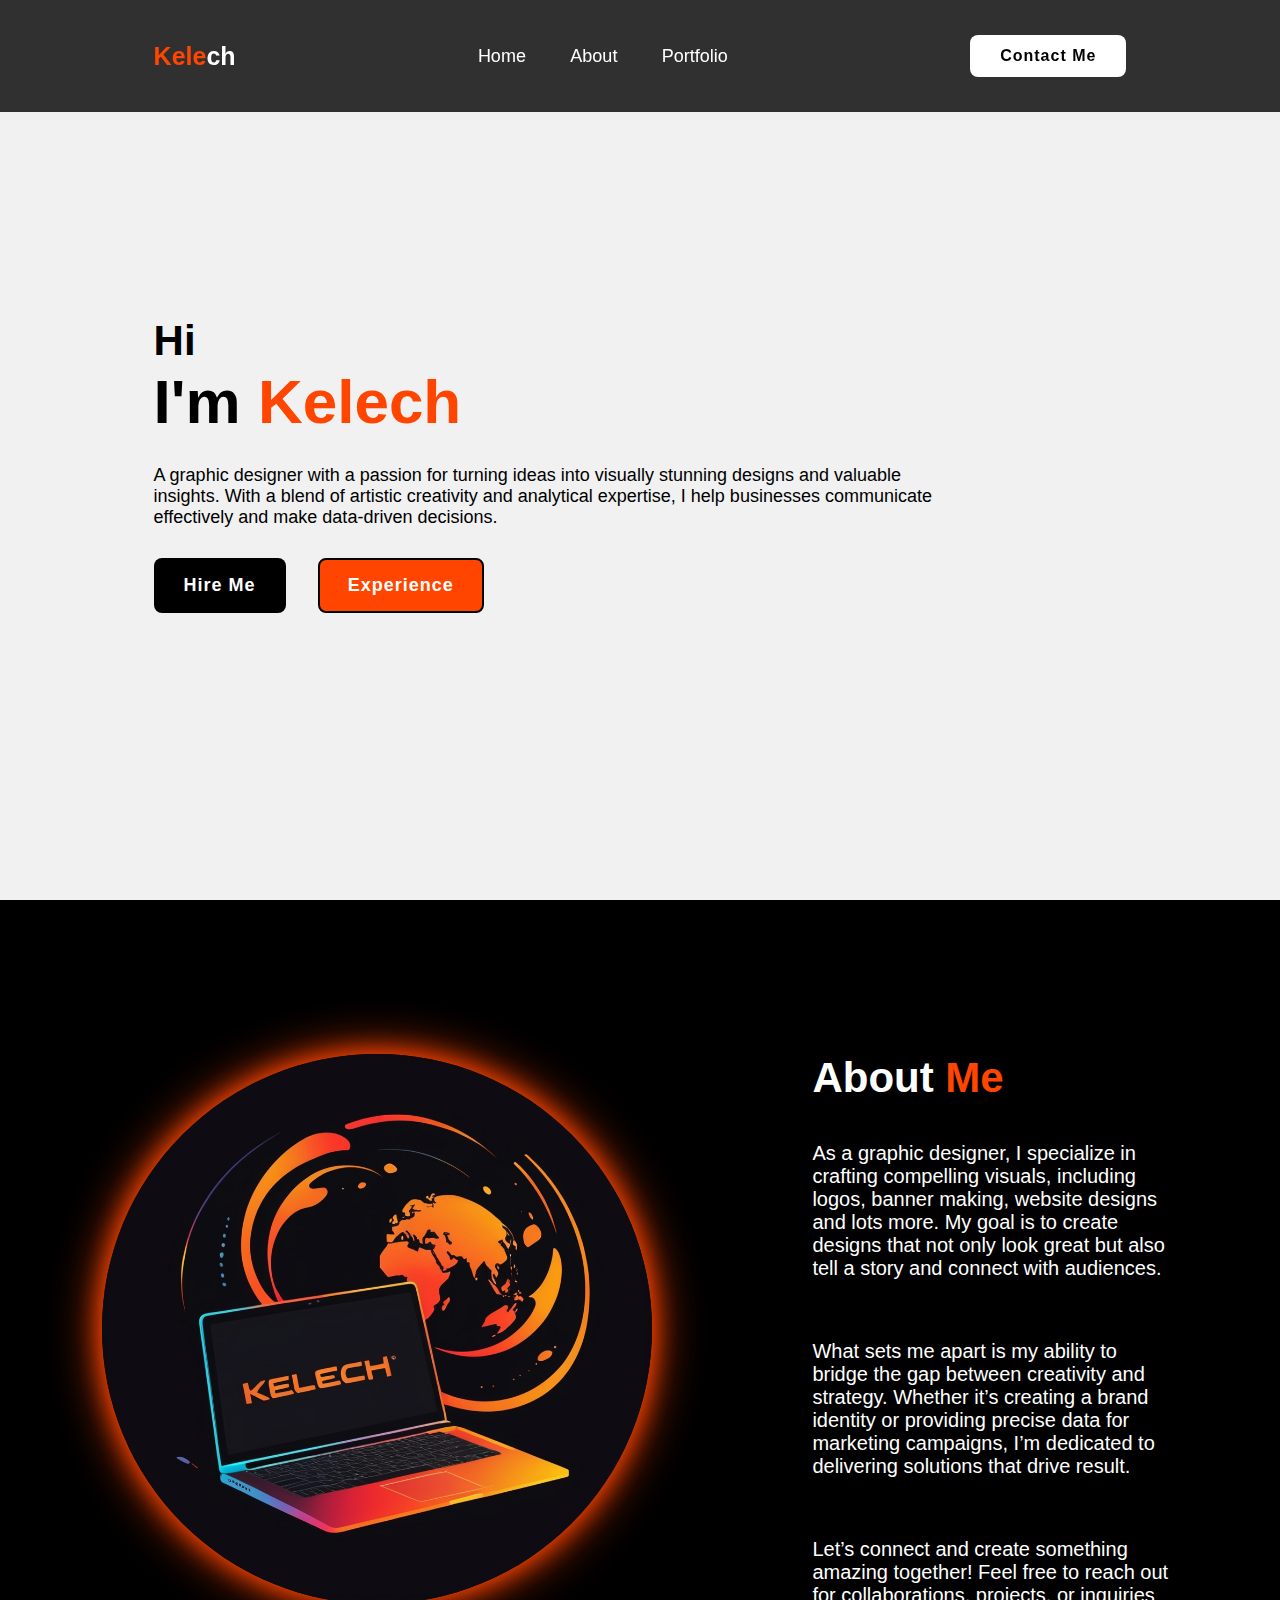
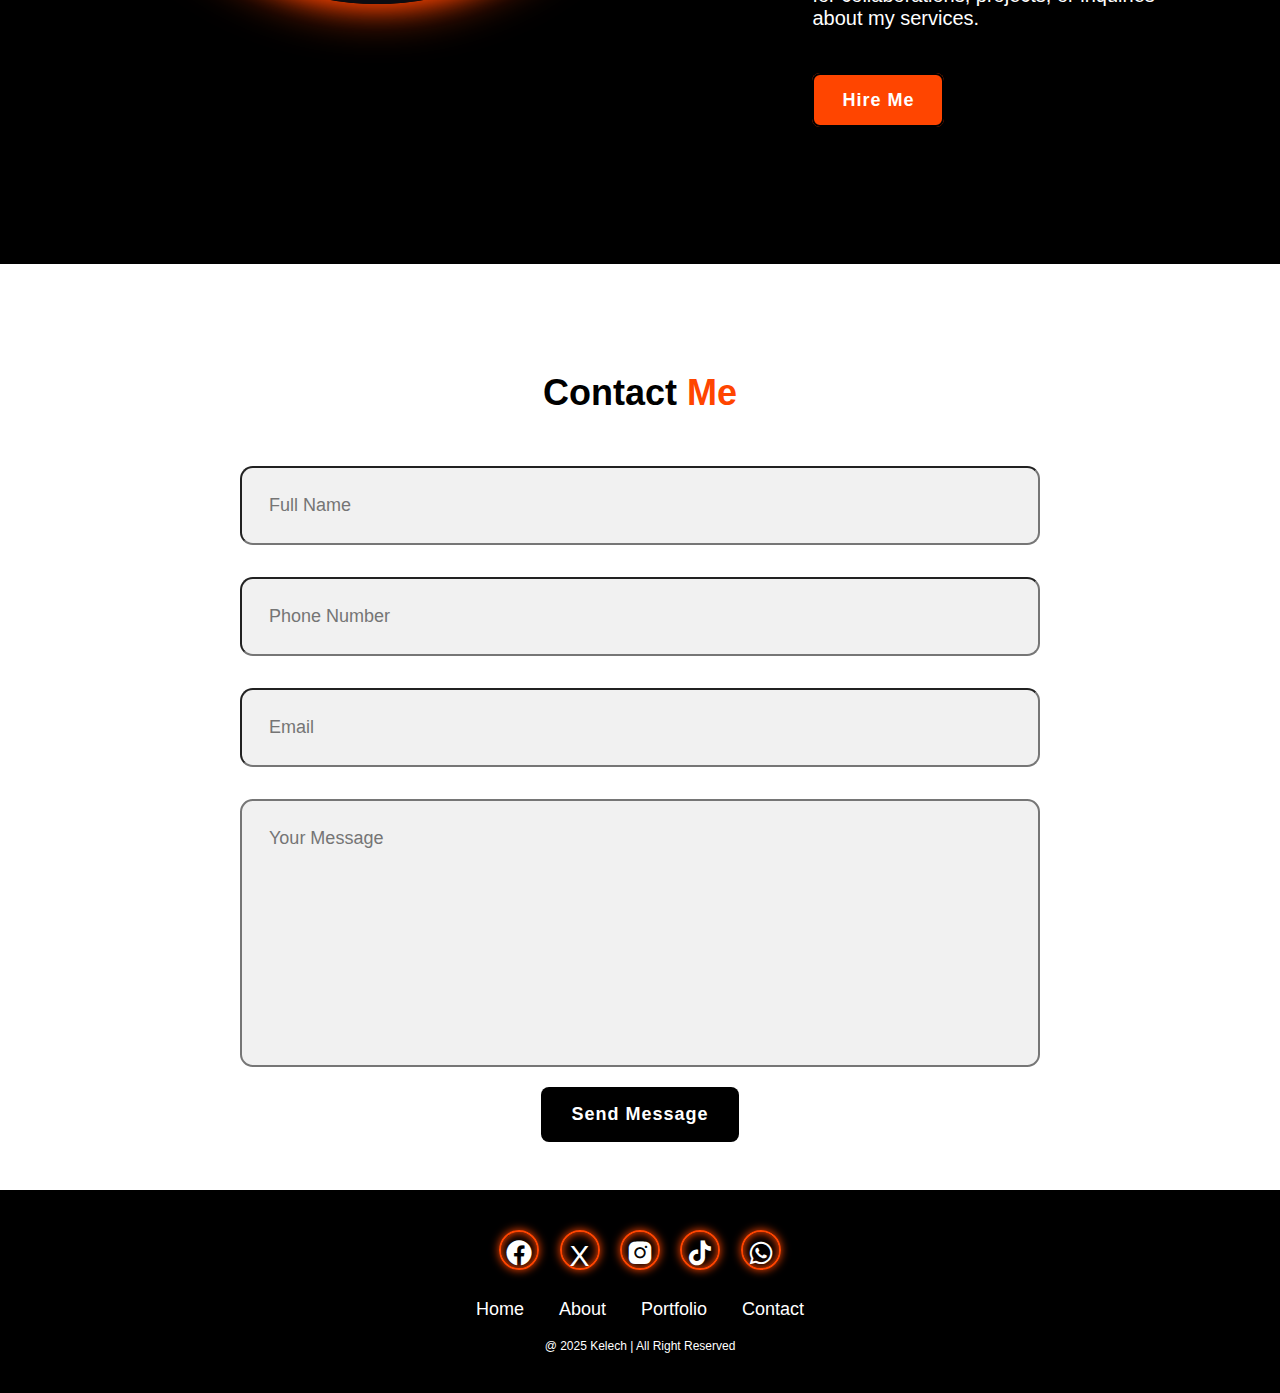
<file: index.html>
<!DOCTYPE html>
<html lang="en">
<head>
    <meta charset="UTF-8">
    <meta name="viewport" content="width=device-width, initial-scale=1.0">
    <title>Kelech</title>
    <link rel="stylesheet" href="style.css">
    <link href='https://unpkg.com/boxicons@2.1.4/css/boxicons.min.css' rel='stylesheet'>
</head>
<body>
    <header class="header">
        <a href="#" class="logo"><span>Kele</span>ch</a>
        <nav class="navbar">
            <a href="#">Home</a>
            <a href="#abme">About</a>
            <a href="portfolio.html">Portfolio</a>
        </nav>
        <a href="#mes" class="contact">Contact Me</a>
    </header>

    <section class="home">
        <div class="home-content">
            <h3>Hi</h3>
            <h1>I'm <span>Kelech<br></span></h1>

            <p>A graphic designer with a passion for turning ideas into visually stunning designs and valuable insights. With a blend of artistic creativity and analytical expertise, I help businesses communicate effectively and make data-driven decisions.</p>
            <div class="btn-box">
                <button class="btn-1"><a href="https://wa.me/‏+2347026682447">Hire Me</a></button>
                <button class="btn-2"><a href="portfolio.html">Experience</a></button>
            </div>
        </div>
    </section>

    <section id="abme" class="about">
        <div class="about-img">
            <img src="A.jpg" alt="b">
        </div>

        <div class="about-content">
            <h2 class="heading">About <span>Me</span></h2>
            <p>As a graphic designer, I specialize in crafting compelling visuals, including logos, banner making, website designs and lots more. My goal is to create designs that not only look great but also tell a story and connect with audiences.</p>
            <p>What sets me apart is my ability to bridge the gap between creativity and strategy. Whether it’s creating a brand identity or providing precise data for marketing campaigns, I’m dedicated to delivering solutions that drive result.</p>
            <p>Let’s connect and create something amazing together! Feel free to reach out for collaborations, projects, or inquiries about my services.</p>
            <a href="https://wa.me/‏+2347026682447" class="btn-2">Hire Me</a>
        </div>
    </section>

    <section id="mes" class="contact-form">
        <h2 class="contant-me">Contact <span>Me</span></h2>
        <form action="https://api.web3forms.com/submit" method="POST">
           <div class="input-box">
           <input type="hidden" name="access_key" value="a740c0dd-222f-4327-aa68-c459a6d26aa8">
           <input type="text" name="Name" placeholder="Full Name" required>
           <input type="number" name="phone number" placeholder="Phone Number" required>
            <input type="email" name="email" placeholder="Email" required>
            </div>
            <textarea name="message" cols="30" rows="10" placeholder="Your Message" required></textarea>
            <button class="btn-1" type="submit">Send Message</button>
        </form>
    </section>

    <footer class="footer">
        <div class="social">
            <a href="https://www.facebook.com/itskelech"><i class='bx bxl-facebook-circle'></i></a>
            <a class="twi" href="https://x.com/its_kelech?s=09">X</a>
            <a href="https://www.instagram.com/its_kelech?igsh=MWF0MmtoNTk5a2kycQ=="><i class='bx bxl-instagram-alt'></i></a>
            <a href="https://www.tiktok.com/@its_kelech?_r=1&_d=ec2b4eaa0mh4gk&sec_uid=MS4wLjABAAAAXQXmWmJ1WvUeBQGFudqvev3igXMSBZGepHTVBwLOUskvpJ6joustE1g26XEDZsNH&share_author_id=7321855662928069638&sharer_language=en&source=h5_m&u_code=ec2b5a0hg4j426&timestamp=1736811352&user_id=7321855662928069638&sec_user_id=MS4wLjABAAAAXQXmWmJ1WvUeBQGFudqvev3igXMSBZGepHTVBwLOUskvpJ6joustE1g26XEDZsNH&utm_source=copy&utm_campaign=client_share&utm_medium=android&share_iid=7404719277867681542&share_link_id=9c6816be-2ee6-4ab1-a761-c29966cb43a8&share_app_id=1233&ugbiz_name=ACCOUNT&ug_btm=b8727%2Cb0229&social_share_type=5&enable_checksum=1"><i class='bx bxl-tiktok' ></i></a>
            <a href="https://wa.me/‏+2347026682447"><i class='bx bxl-whatsapp'></i></a>
        </div>
        <ul class="list">
            <li>
                <a href="#">Home</a>
            </li>
            <li>
                <a href="#abme">About</a>
            </li>
            <li>
                <a href="portfolio.html">Portfolio</a>
            </li>
            <li>
                <a href="#contact-form">Contact</a>
            </li>
        </ul>

        <p class="copyright">@ 2025 Kelech | All Right Reserved</p>
    </footer>
</body>
</html>
</file>
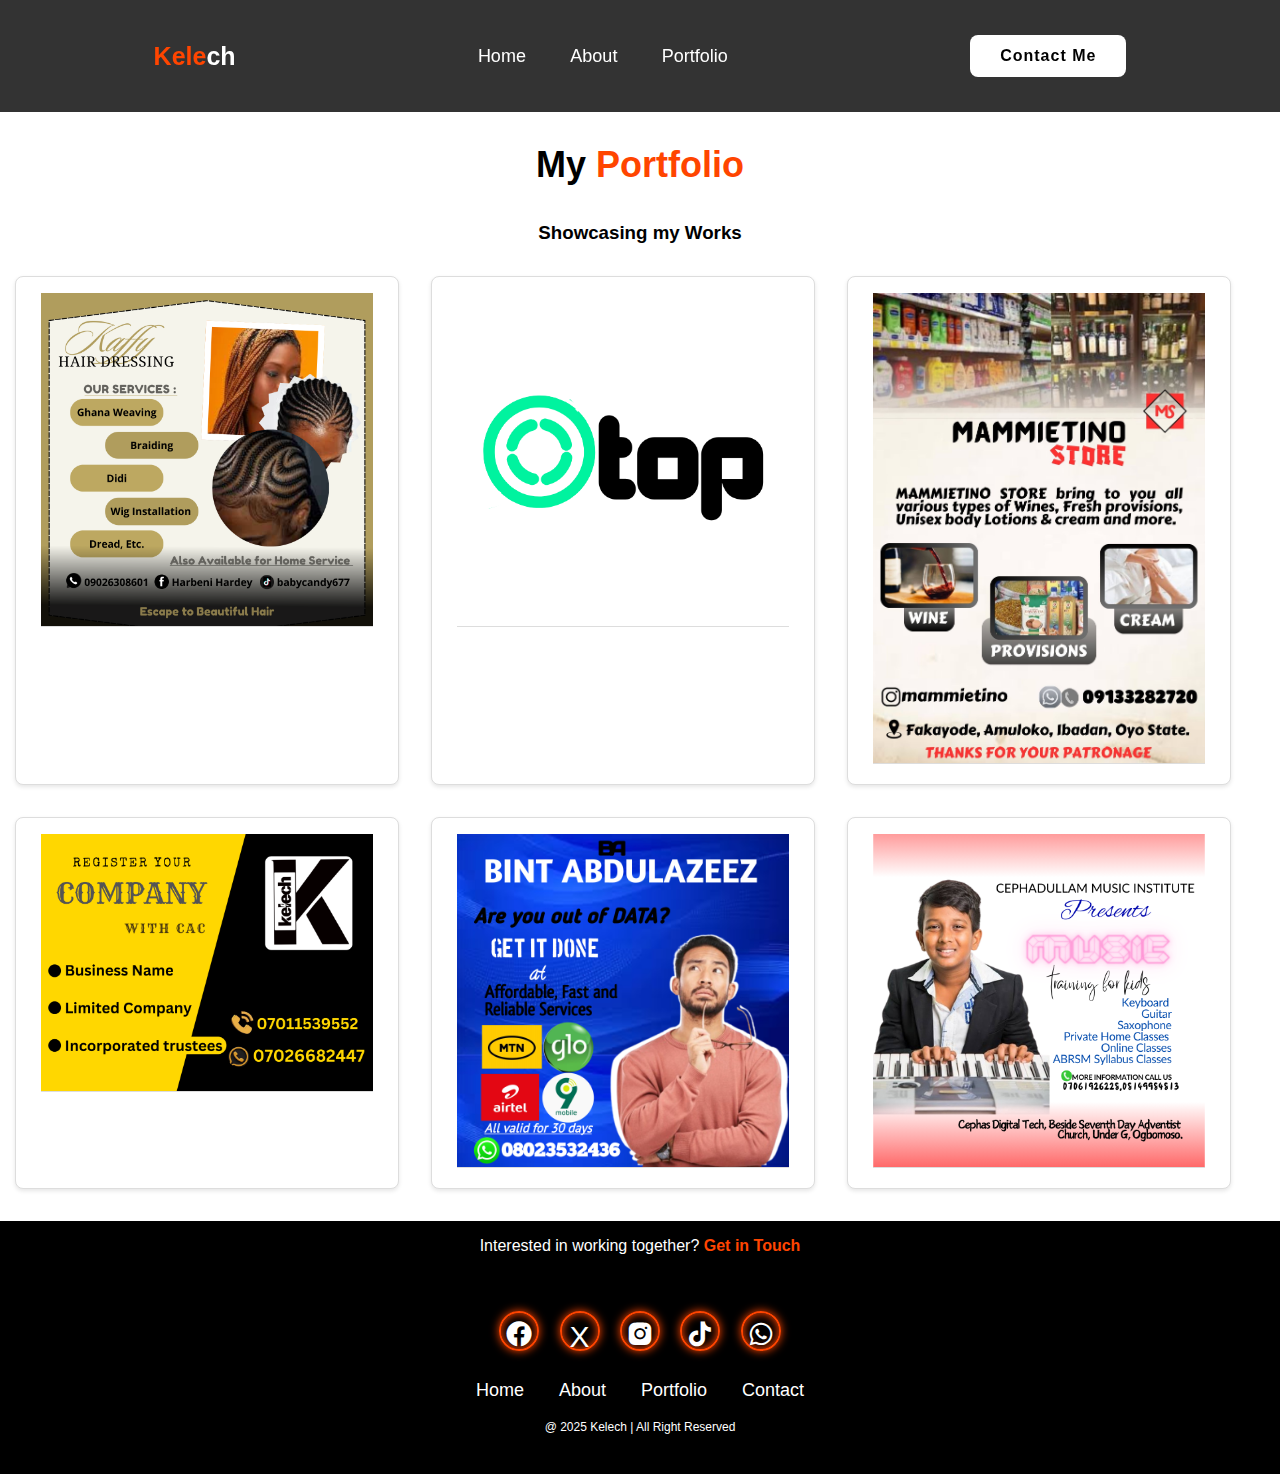
<file: portfolio.html>
<!DOCTYPE html>
<html lang="en">
<head>
    <meta charset="UTF-8">
    <meta name="viewport" content="width=device-width, initial-scale=1.0">
    <title>Kelech</title>
    <link rel="stylesheet" href="style.css">
    <link href='https://unpkg.com/boxicons@2.1.4/css/boxicons.min.css' rel='stylesheet'>
</head>
<body>
    <header class="header">
        <a href="index.html" class="logo"><span>Kele</span>ch</a>
        <nav class="navbar">
            <a href="index.html">Home</a>
            <a href="index.html#abme">About</a>
            <a href="#">Portfolio</a>
        </nav>
        <a href="index.html#mes" class="contact">Contact Me</a>
    </header>
    <br><br>
    <section class="contact-form">
       <h2 class="contact-me">My <span>Portfolio</span></h2>
       <h3>Showcasing my Works</h3>
    </section>

      <main>
    <div class="container grid">
      <div class="project-card">
        <img src="Discount.png" alt="Project 1">
      </div>
        
      <div class="project-card">
        <img src="O (2).png" alt="Project 2">
      </div>

      <div class="project-card">
         <img src="M.jpg" alt="Project 3">
      </div>

      <div class="project-card">
         <img src="Register Your.png" alt="Project 4">
      </div>

      <div class="project-card">
         <img src="uu.jpg" alt="Project 5">
      </div>

      <div class="project-card">
        <img src="CEPHADULLAM MUSIC INSTITUTE.png" alt="Project 6">
      </div>
    </div>
      </main>
    
  <div class="foo">
      <p>Interested in working together? <a href="https://wa.me/‏+2347026682447"><b>Get in Touch</b></a></p>
    </div>
    <footer class="footer">
 
        <div class="social">

            <a href="https://www.facebook.com/itskelech"><i class='bx bxl-facebook-circle'></i></a>
            <a class="twi" href="https://x.com/its_kelech?s=09">X</a>
            <a href="https://www.instagram.com/its_kelech?igsh=MWF0MmtoNTk5a2kycQ=="><i class='bx bxl-instagram-alt'></i></a>
            <a href="https://www.tiktok.com/@its_kelech?_r=1&_d=ec2b4eaa0mh4gk&sec_uid=MS4wLjABAAAAXQXmWmJ1WvUeBQGFudqvev3igXMSBZGepHTVBwLOUskvpJ6joustE1g26XEDZsNH&share_author_id=7321855662928069638&sharer_language=en&source=h5_m&u_code=ec2b5a0hg4j426&timestamp=1736811352&user_id=7321855662928069638&sec_user_id=MS4wLjABAAAAXQXmWmJ1WvUeBQGFudqvev3igXMSBZGepHTVBwLOUskvpJ6joustE1g26XEDZsNH&utm_source=copy&utm_campaign=client_share&utm_medium=android&share_iid=7404719277867681542&share_link_id=9c6816be-2ee6-4ab1-a761-c29966cb43a8&share_app_id=1233&ugbiz_name=ACCOUNT&ug_btm=b8727%2Cb0229&social_share_type=5&enable_checksum=1"><i class='bx bxl-tiktok' ></i></a>
            <a href="https://wa.me/‏+2347026682447"><i class='bx bxl-whatsapp'></i></a>
        </div>
        <ul class="list">
            <li>
                <a href="index.html">Home</a>
            </li>
            <li>
                <a href="index.html#abme">About</a>
            </li>
            <li>
                <a href="#">Portfolio</a>
            </li>
            <li>
                <a href="index.html#contact-form">Contact</a>
            </li>
        </ul>

        <p class="copyright">@ 2025 Kelech | All Right Reserved</p>
    </footer>
</body>
</html>
</file>
<file: style.css>
*{
    margin: 0;
    padding: 0;
    box-sizing: border-box;
    font-family: 'Poppins', sans-serif;
    text-decoration: none;
    list-style: none;
}
.header{
    position: fixed;
    top: 0;
    left: 0;
    width: 100%;
    padding: 35px 12%;
    background: rgba(0, 0, 0, 0.8);
    backdrop-filter: blur(10px);
    display: flex;
    justify-content: space-between;
    align-items: center;
    z-index: 100;
}
.logo{
    font-size: 25px;
    color: white;
    font-weight: 600;
    transition: 0.3s ease;
}
.logo:hover{
    color: orangered;
    text-shadow: 0 0 25px orangered,
                 0 0 50px orangered;
    transform: scale(1.1);
}
span{
    color: orangered;
}
.navbar a{
    font-size: 18px;
    color: white;
    font-weight: 500;
    margin: 0 20px;
    border-bottom: 3px solid transparent;
    transition: 0.3s ease;
}
.navbar a:hover{
    color: orangered;
    border-bottom: 3px solid orangered;
}
.contact{
    padding: 10px 28px;
    background-color: white;
    color: black;
    border: 2px solid transparent;
    border-radius: 8px;
    font-size: 16px;
    letter-spacing: 1px;
    font-weight: 600;
    transition: 0.3s ease;
}
.contact:hover{
    background-color: orangered;
    box-shadow: 0 0 25px orangered;
    color: white;
}
.home{
    width: 100%;
    min-height: 100vh;
    background: rgba(241, 241, 241);
    display: flex;
    align-items: center;
    gap: 7em;
    padding: 30px  12% 0;
}
.home-content{
    max-width: 800px;
}
.home-content h3{
    font-size: 42px;
}
.home-content h1{
    font-size: 62px;
    line-height: 1.2;
}
.home-content p{
    font-size: 18px;
    margin: 25px 0 30px;
}
.btn-box{
    width: 345px;
    display: flex;
    gap: 2em;
}
.btn-1{
    padding: 15px 28px;
    background-color: black;
    color: white;
    border: 2px solid transparent;
    border-radius: 8px;
    font-size: 18px;
    letter-spacing: 1px;
    font-weight: 600;
    transition: 0.3s ease;
    cursor: pointer;
}
.btn-1 a{
   text-decoration: none;
   color: white;
}
.btn-1 a:hover{
   color: #000;
}
.btn-1:hover{
    background-color: white;
    color: black;
    border: 2px solid black;
}
.btn-2{
    padding: 15px 28px;
    background-color: orangered;
    color: white;
    border: 2px solid black;
    border-radius: 8px;
    font-size: 18px;
    letter-spacing: 1px;
    font-weight: 600;
    transition: 0.3s ease;
    cursor: pointer;
}
.btn-2 a{
   text-decoration: none;
   color: white;
}
.btn-2:hover{
    background-color: white;
    color: orangered;
}
.btn-2 a:hover{
   color: orangered;
}

::-webkit-scrollbar{
    width: 10px;
}
::-webkit-scrollbar-thumb{
    background-color: orangered;
}
::-webkit-scrollbar-track{
    background-color: rgba(0, 0, 0, 0.6);
    width: 50px;
}

.about{
    display: flex;
    justify-content: center;
    align-content: center;
    padding: 12% 8%;
    gap: 10em;
    background: black;
}
.about-img img{
    position: relative;
    width: 550px;
    box-shadow: 0 0 25px orangered,
                0 0 50px orangered;
    border-radius: 50%;
}
.about-content h2{
    text-align: left;
    color: white;
    font-size: 42px;
}
.about-content h3{
    font-size: 62px;
    color: white;
}
.about-content p{
    color: white;
    font-size: 20px;
    margin: 2em 0 3em;
}
.contact-form h2{
    text-align: center;
    margin-top: 3em;
    margin-bottom: 1em;
    font-size: 36px;
}
.contact-form h3{
   margin-top: 0;
   font-weight: 900;
   text-align: center;
}
.contact-form form{
    max-width: 50em;
    margin: 1rem auto;
    text-align: center;
    margin-bottom: 3em;
}
.contact-form form .input-box{
    display: flex;
    justify-content: center;
    flex-wrap: wrap;
}

.contact-form form .input-box input,
.contact-form form textarea{
    width: 100%;
    padding: 1.5em;
    font-size: 18px;
    color: black;
    background: rgb(241, 241, 241);
    border-radius: .8rem;
    margin: 1rem 0;
    resize: none;
}
.contact-form form textarea{
   border-width: 2px;
   }
.footer{
    position: relative;
    bottom: 0;
    width: 100%;
    padding: 40px 0;
    background-color: black;
}
.footer .social{
    text-align: center;
    padding-bottom: 25px;
    color: white;
}
.footer .social a{
    font-size: 30px;
    color: white;
    border: 2px solid orangered;
    padding-top: 5px;
    width: 40px;
    height: 40px;
    line-height: 38px;
    display: inline-block;
    text-align: center;
    border-radius: 50%;
    margin: 0 8px;
    box-shadow: inset 0 0 10px orangered, 0 0 10px orangered;
    transition: 0.3s ease;
}
.footer .social a:hover{
    transform: scale(1.2)translateY(-10px);
    color: orangered;
    border: 2px solid orangered;   
}
.footer ul{
    margin-top: 0;
    padding: 0;
    font-size: 18px;
    line-height: 1.6;
    margin-bottom: 0;
    text-align: center;
}
.footer ul li a{
    color: white;
    border-bottom: 3px solid transparent;
    transition: 0.3s ease;
}
.footer ul li a:hover{
    border-bottom: 3px solid orangered;
}
.footer ul li{
    display: inline-block;
    padding: 0 15px;
}
.footer .copyright{
    margin-top: 15px;
    text-align: center;
    font-size: 12px;
    color: white;

}
@media (max-width: 720px) {
   .header{
      padding: 25px 2%;
      font-size: 30px;
      width: 100%;
   }
   .logo{
    font-size: 35px;
    font-weight: 1000;
   }
   .nav a{
   font-size: 30px;
   }
   .navbar a{
    font-size: 18px;
    color: white;
    font-weight: 500;
    margin: 0 5px;
    border-bottom: 3px solid transparent;
    transition: 0.3s ease;
   }
   .contact{
    padding: 10px 15px;
    font-size: 15px;
    letter-spacing: 1px;
    font-weight: 500;
    transition: 0.3s ease;
   }
   .about{
    display: inline-block;
    justify-content: center;
    align-content: center;
    padding: 12% 9%;
    gap: 10em;
    background: black;
    width: 100%;
   }
   .about-img img{
    width: 459px;
   }
   .about-content {
      text-align: center;
   }
   .about-content h2{
    text-align: center;
    padding-top: 50px;
    font-size: 42px;
   }
   .about-content p{
    text-align: center;
    font-size: 20px;
    margin: 1em 0 1em;
    padding-bottom: 5px;
   }
.contact-form form{
    max-width: 49em;
    margin: 1rem auto;
    text-align: center;
    margin-bottom: 3em;
}
.contact-form form .input-box input,
.contact-form form textarea{
    width: 80%;
    padding: 1em;
    font-size: 19px;
    border-radius: .9rem;
}
.contact-form form textarea{
   border-width: 2px;
}
.grid{
   margin-left: 15px;
   width: 98%;
}
   .project-card{
      padding: o;
   }
}
main {
  padding: 2rem 0;
}

.grid {
  margin-left: 15px;
  display: grid;
  width: 95%;
  grid-template-columns: repeat(auto-fit, minmax(300px, 1fr));
  gap: 2rem;
}

.project-card {
  background: white;
  border: 1px solid #ddd;
  border-radius: 8px;
  box-shadow: 0 2px 4px rgba(0, 0, 0, 0.1);
  overflow: hidden;
  text-align: center;
  padding: 1rem;
  transition: transform 0.3s;
}

.project-card img {
  max-width: 95%;
  height: auto;
  border-bottom: 1px solid #ddd;
}

.project-card h3 {
  font-size: 1.5rem;
  margin: 1rem 0 0.5rem;
}

.project-card p {
  font-size: 1rem;
  color: #666;
}

.project-card:hover {
  transform: translateY(-5px);
}
.foo{
  text-align: center;
  padding: 1rem 0;
  background-color: black;
  color: white;
}

.foo a {
  color: orangered;
  text-decoration: none;
}

.foo a:hover {
  text-decoration: underline;
}
</file>
